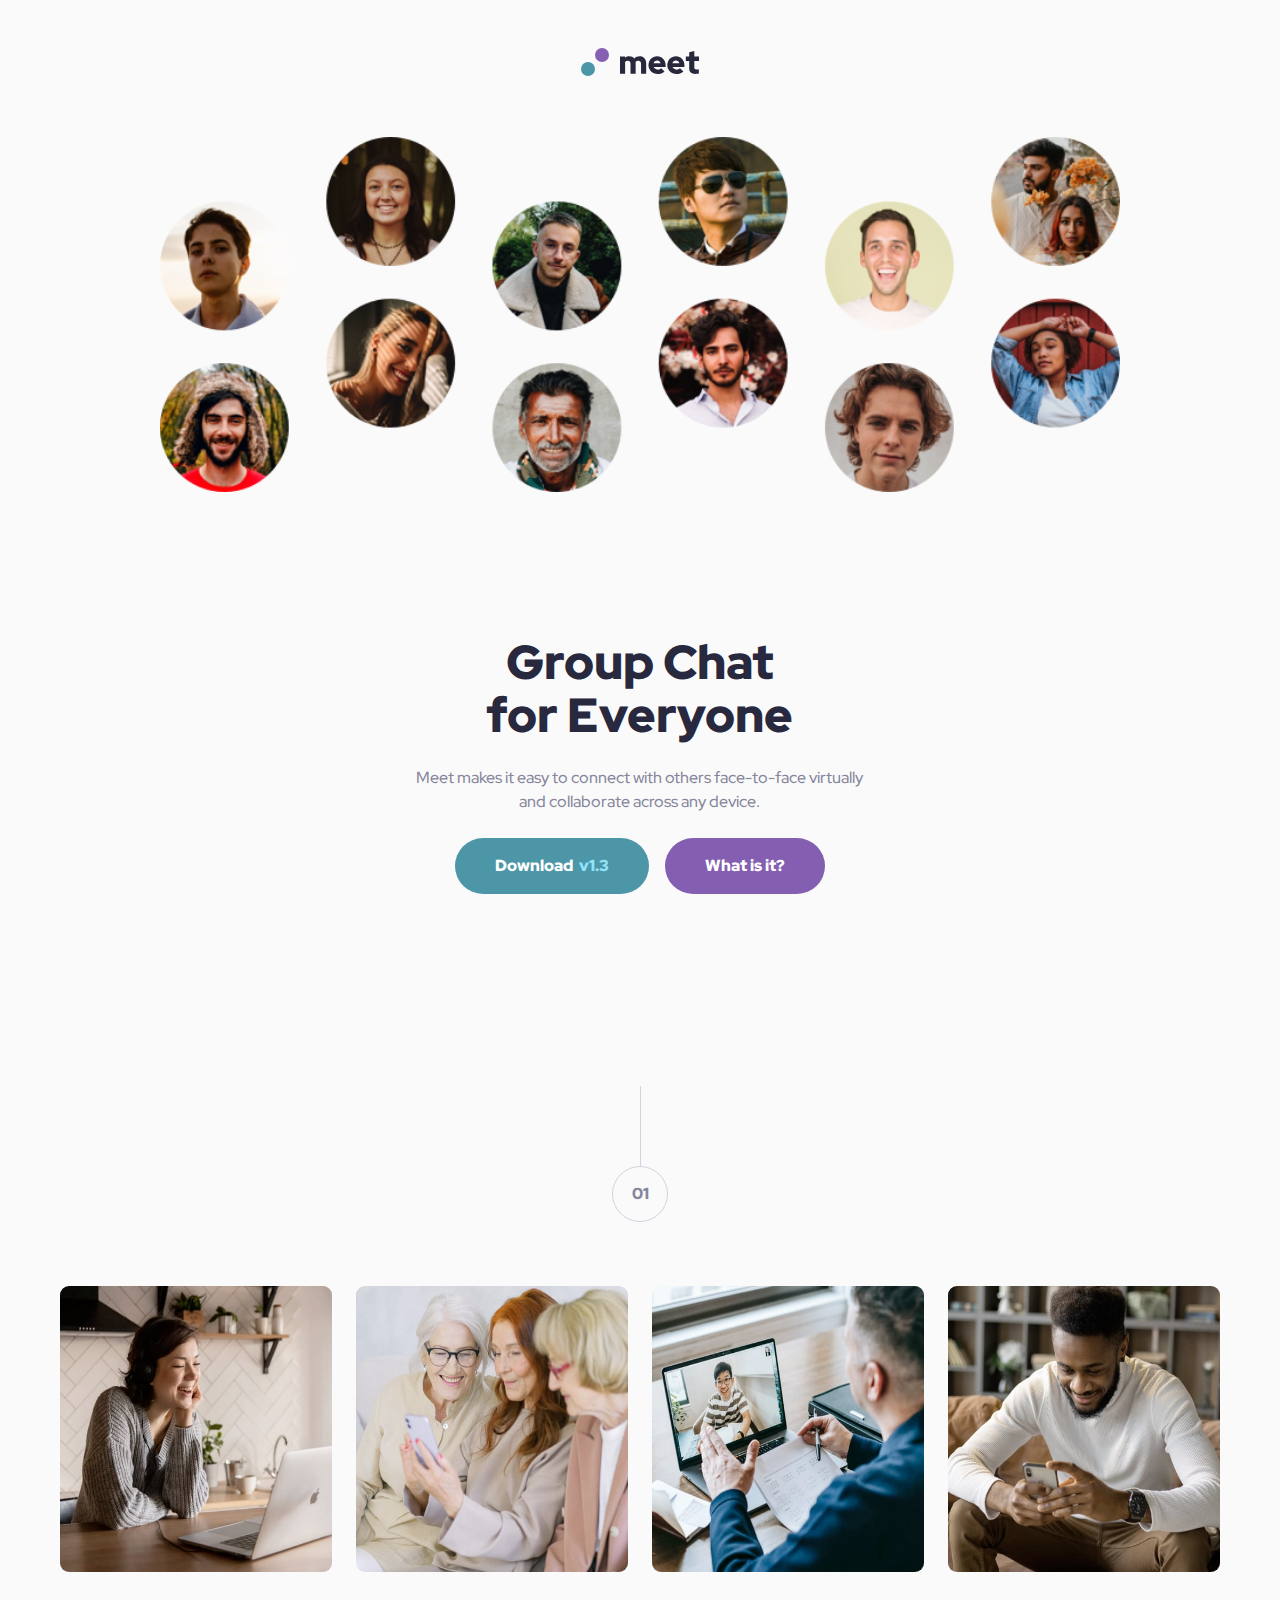
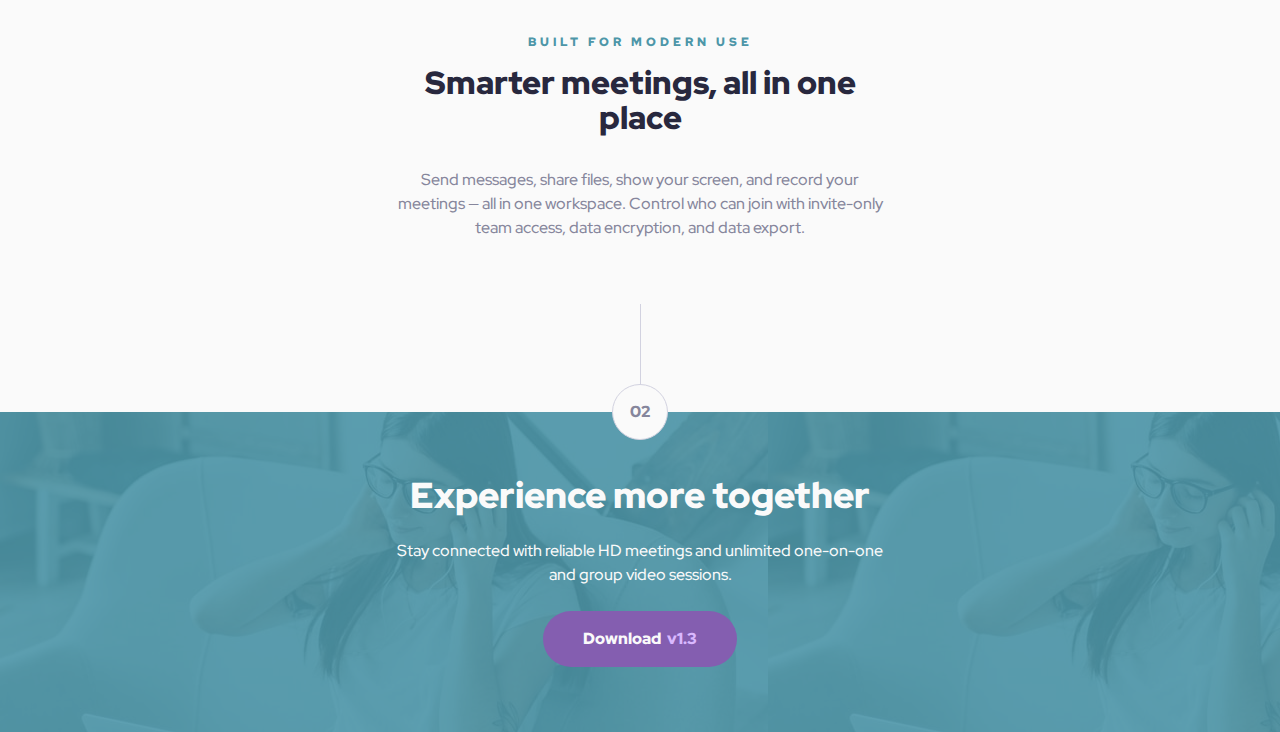
<file: index.html>
<!DOCTYPE html>
<html lang="en">

<head>
  <meta charset="UTF-8">
  <meta name="viewport" content="width=device-width, initial-scale=1.0">
  <style>
    @import url('https://fonts.googleapis.com/css2?family=Red+Hat+Display:ital,wght@0,300..900;1,300..900&display=swap');
  </style>

  <link rel="icon" type="image/png" sizes="32x32" href="./assets/favicon-32x32.png">
  <link rel="stylesheet" href="style.css">

  <title>Frontend Mentor | Meet landing page</title>
</head>

<body>
  <div class="full">
    <header><img alt="Meet logo" class="logo" src="assets/logo.svg"></header>
    <main>
      <section class="group-chat">
        <div class="hero-imgs">
          <img class="mobile-hero" src="assets/tablet/image-hero.png" alt="happy people">
          
        </div>
        <div class="left-side"><img class="desktop-hero" id="desktop-img-left" src="assets/desktop/image-hero-left.png" alt="happy people"></div>
          
        <div class="group-div">
          <h1>Group Chat <br>for Everyone</h1>
          <p>Meet makes it easy to connect with others face-to-face virtually and collaborate across any device.</p>
          <div class="buttons">
            <a href="#" target="_blank" class="v-1" id="v-1-1">Download <p>v1.3</p></a>
            <a href="#" target="_blank" class="what">What is it?</a>
          </div>
        </div>
        <div class="right-side"><img class="desktop-hero" id="desktop-img-right" src="assets/desktop/image-hero-right.png" alt="happy people"></div>
      </section>
      <section class="second-square">

        <div class="linha-bola">
          <div class="linha"></div><div class="O1">
          01
        </div>
        </div>
        <div class="second-square-imgs">
        <div class="one-two-imgs">
          <img src="assets/desktop/image-woman-in-videocall.jpg" alt="woman in videocall">
          <img src="assets/desktop/image-women-videochatting.jpg" alt="three womens in video-chatting">
        </div>
        <div class="three-four-imgs">
          <img src="assets/desktop/image-men-in-meeting.jpg" alt="man in videocall">
          <img src="assets/desktop/image-man-texting.jpg" alt="man texting">
        </div>
        </div>
        <div class="smarter-div">
          <div class="smarter-firts">
            <p class="blue-p">Built for modern use</p>
           <h2>Smarter meetings, all in one place</h2>
          </div>

        <p class="send-m-p">Send messages, share files, show your screen, and record your meetings — all in one
          workspace. Control who can join with invite-only team access, data encryption, and data export.</p>
        </div>
        </section>

      <section class="third-square">
        <div id="O2" class="linha-bola">
        <div class="linha"></div><div class="O1">
          02
        </div>
        </div>
        <div class="background-footer-img">
          <h2>Experience more together</h2>
          <p>Stay connected with reliable HD meetings and unlimited one-on-one and group video sessions.</p>

          <a href="#" target="_blank" class="v-1" id="v-1-2">Download <p>v1.3</p></a>
        </div>
      </section>
    </main>
  </div>
</body>

</html>
</file>
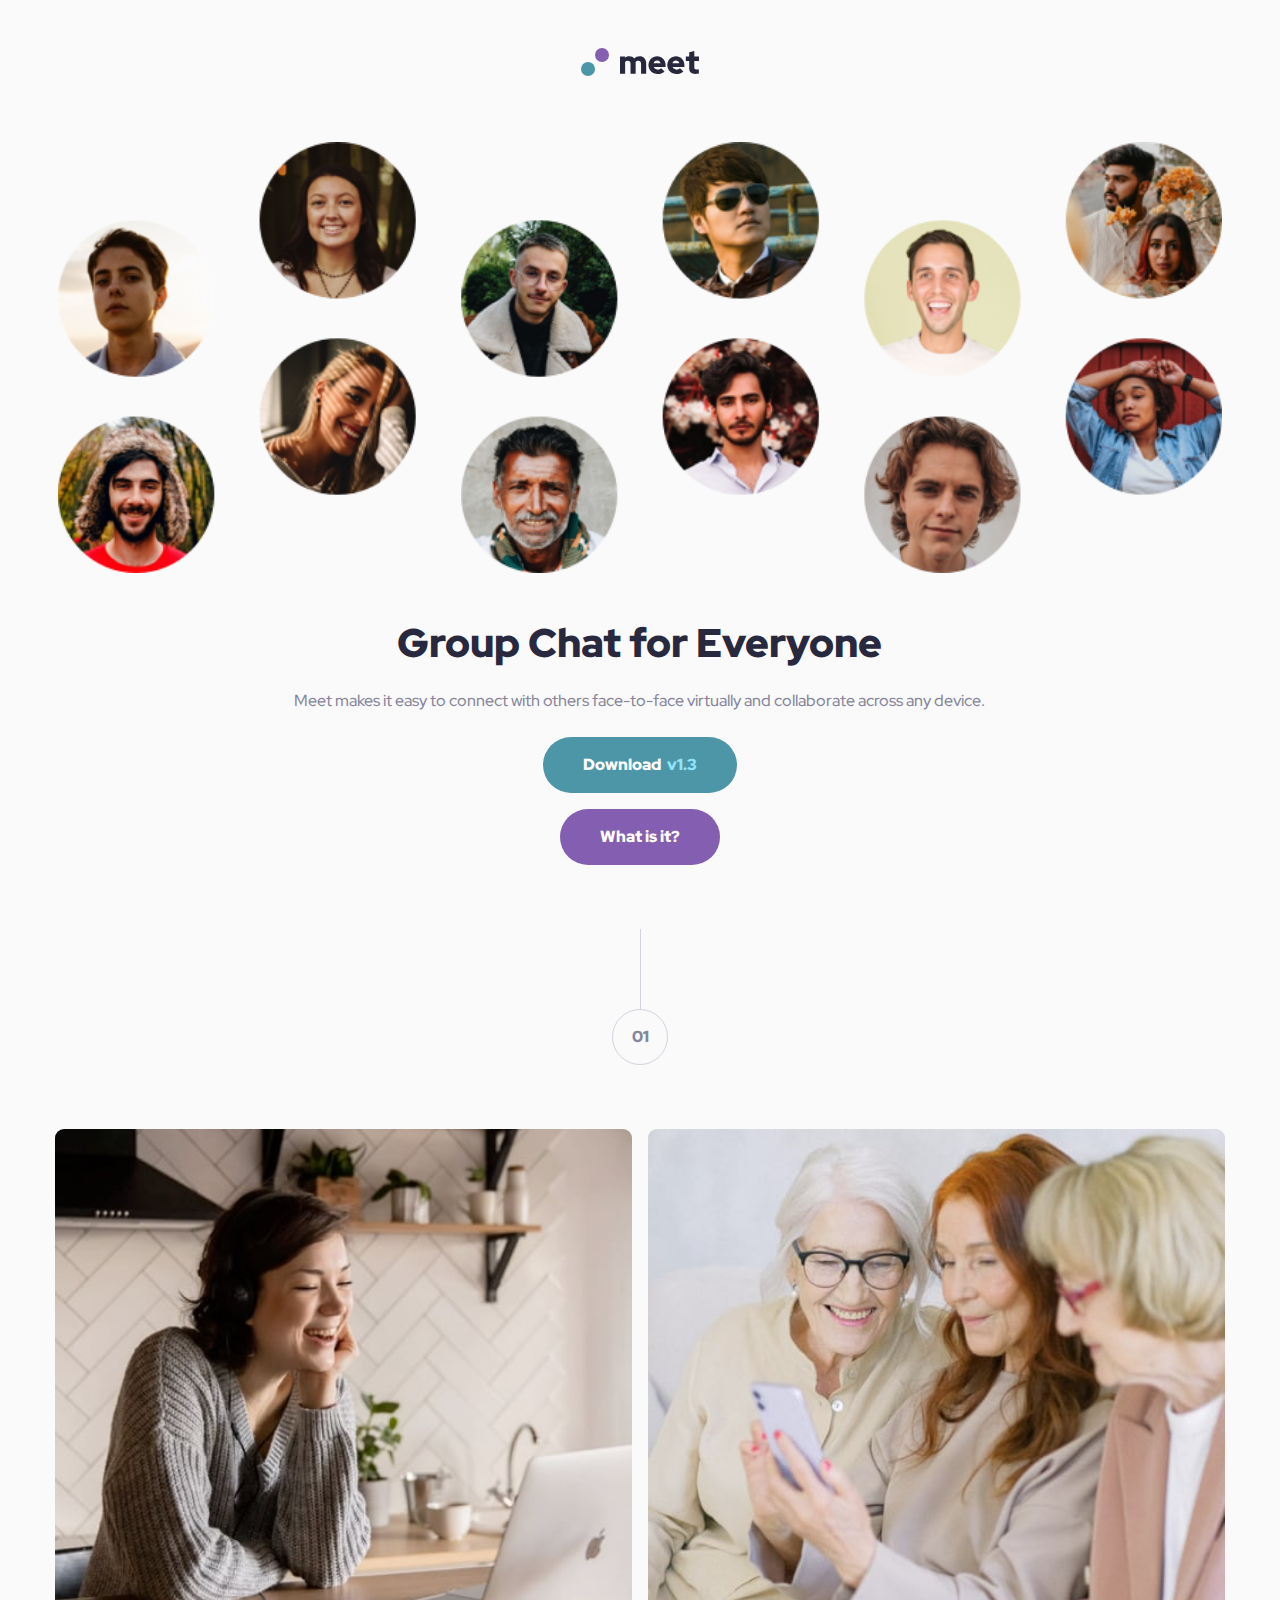
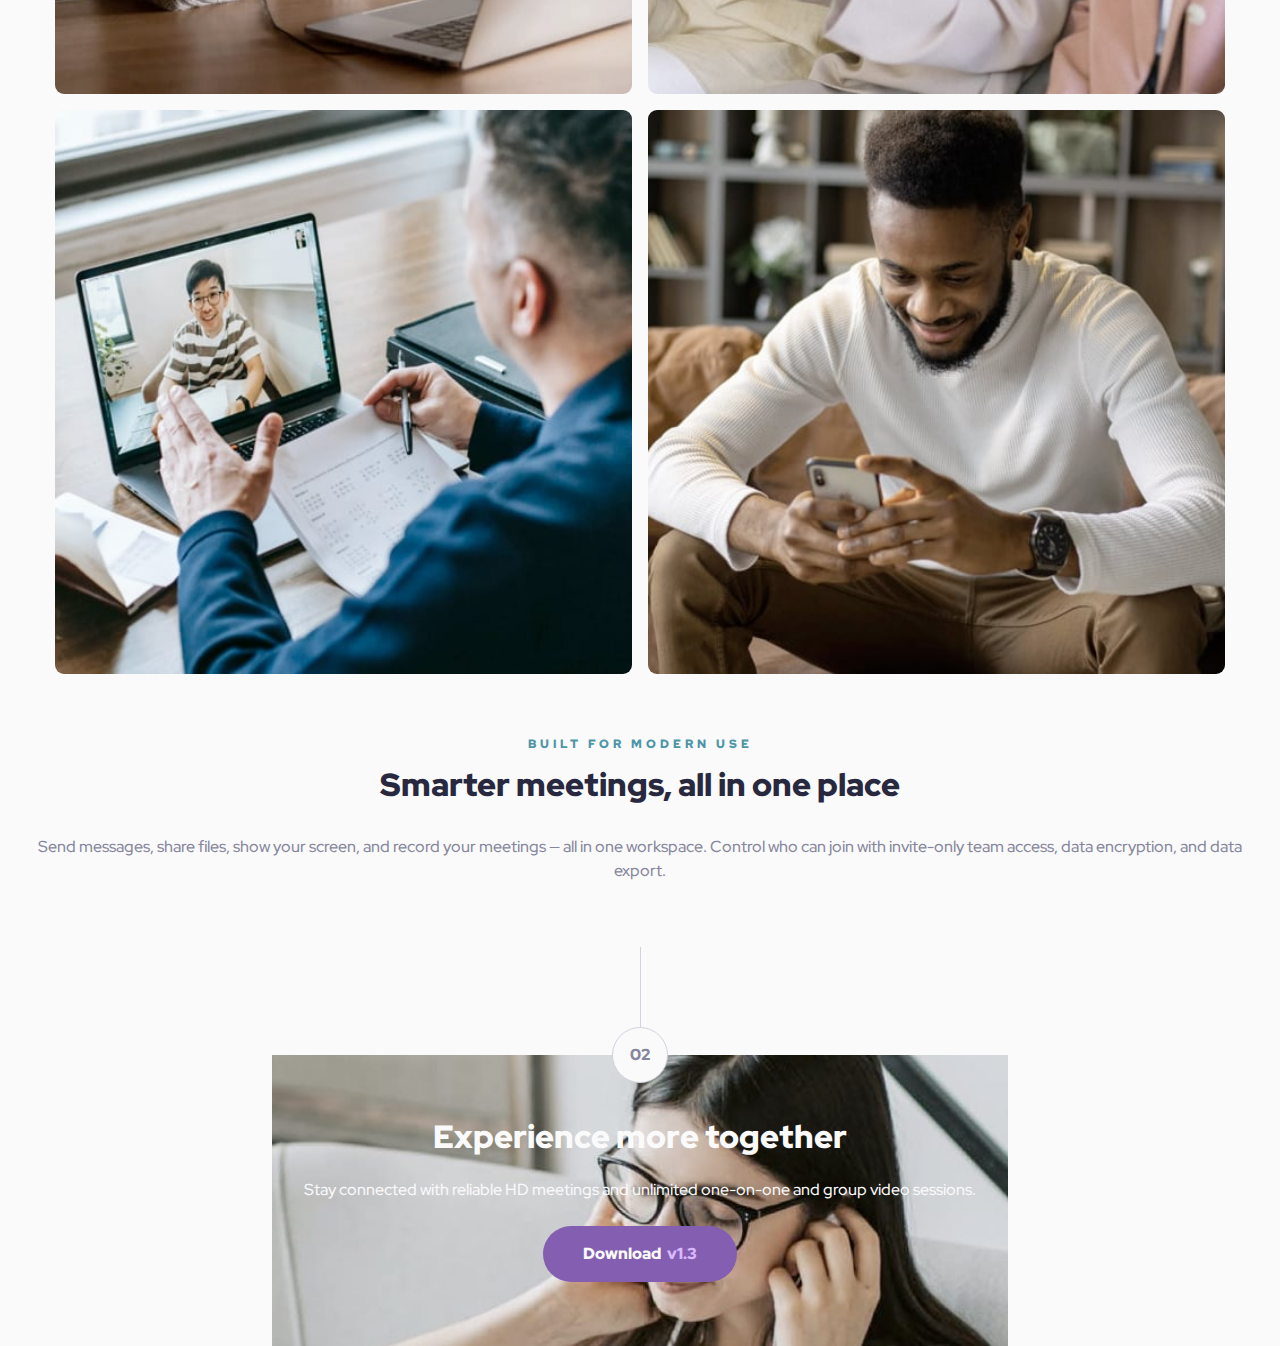
<file: starter-code/index.html>
<!DOCTYPE html>
<html lang="en">

<head>
  <meta charset="UTF-8">
  <meta name="viewport" content="width=device-width, initial-scale=1.0">
  <style>
    @import url('https://fonts.googleapis.com/css2?family=Red+Hat+Display:ital,wght@0,300..900;1,300..900&display=swap');
  </style>

  <link rel="icon" type="image/png" sizes="32x32" href="./assets/favicon-32x32.png">
  <link rel="stylesheet" href="style.css">

  <title>Frontend Mentor | Meet landing page</title>
</head>

<body>
  <div class="full">
    <header><img alt="Meet logo" class="logo" src="assets/logo.svg"></header>
    <main>
      <section class="group-chat">
        <div class="hero-imgs">
          <img class="mobile-hero" src="assets/tablet/image-hero.png" alt="happy people">
          <img class="desktop-hero" src="assets/desktop/image-hero-left.png" alt="happy people">
          <img class="desktop-hero" src="assets/desktop/image-hero-right.png" alt="happy people">
        </div>
        <div class="group-div">
          <h1>Group Chat for Everyone</h1>
          <p>Meet makes it easy to connect with others face-to-face virtually and collaborate across any device.</p>
          <div class="buttons">
            <a href="#" target="_blank" class="v-1" id="v-1-1">Download <p>v1.3</p></a>
            <a href="#" target="_blank" class="what">What is it?</a>
          </div>
        </div>
      </section>
      <section class="second-square">

        <div class="linha-bola">
          <div class="linha"></div><div class="O1">
          01
        </div>
        </div>
        <div class="second-square-imgs">
        <div class="one-two-imgs">
          <img src="assets/desktop/image-woman-in-videocall.jpg" alt="woman in videocall">
          <img src="assets/desktop/image-women-videochatting.jpg" alt="three womens in video-chatting">
        </div>
        <div class="three-four-imgs">
          <img src="assets/desktop/image-men-in-meeting.jpg" alt="man in videocall">
          <img src="assets/desktop/image-man-texting.jpg" alt="man texting">
        </div>
        </div>
        <div class="smarter-div">
          <div class="smarter-firts">
            <p class="blue-p">Built for modern use</p>
           <h2>Smarter meetings, all in one place</h2>
          </div>

        <p class="send-m-p">Send messages, share files, show your screen, and record your meetings — all in one
          workspace. Control who can join with invite-only team access, data encryption, and data export.</p>
        </div>
        </section>

      <section class="third-square">
        <div id="O2" class="linha-bola">
        <div class="linha"></div><div class="O1">
          02
        </div>
        </div>
        <div class="background-footer-img">
          <h2>Experience more together</h2>
          <p>Stay connected with reliable HD meetings and unlimited one-on-one and group video sessions.</p>

          <a href="#" target="_blank" class="v-1" id="v-1-2">Download <p>v1.3</p></a>
        </div>
      </section>
    </main>
  </div>
</body>

</html>
</file>
<file: style.css>
* {
    margin: 0;
    box-sizing: border-box;
    font-family: 'Red Hat Display';
}

.desktop-hero {
    display: none;
}

.full {
    display: flex;
    flex-direction: column;
    align-items: center;
    justify-content: center;
    overflow: hidden;
    background-color: hsl(0, 0%, 98%);

}

header {

    padding-top: 3rem;
    padding-left: 5rem;
    padding-right: 5rem;

}

.v-1:hover{
    cursor: pointer;
    

}

#v-1-1:hover{
    background-color: hsl(192, 54%, 64%);
}
.what:hover{
    cursor: pointer;
    background-color: hsl(268, 55%, 71%);
}
#v-1-2:hover{
    background-color: hsl(268, 55%, 71%);
}
.group-chat {
    padding-top: 4rem;
    padding-left: 2.2rem;
    padding-bottom: 2rem;
    padding-right: 2.2rem;
    gap: 3rem;
    margin-top: -0.2rem;
}

.group-div {
    display: flex;
    flex-direction: column;
    align-items: center;
    justify-content: center;
    gap: 1.5rem;
    max-width: 28.019rem;
}

h1 {
    font-weight: 900;
    font-size: 2.5rem;
    line-height: 110%;
    color: hsl(240, 21%, 20%);
    text-align: center;
    

}

.group-div p {
    text-align: center;
    font-weight: 500;
    font-size: 1rem;
    color: hsl(240, 10%, 57%);
    line-height: 150%;
}

.buttons{
    display: flex;
    flex-direction: column;
    gap: 1rem;
    align-items: center;
    justify-content: center;
    font-size: 1rem;
    font-weight: 900;
    line-height: 150%;
    
}
.v-1{
    background-color: hsl(192, 37%, 48%);
    padding: 1rem 2.5rem;
    text-align: center;
    
}
.buttons a{
    text-decoration: none;
    color: white;
    border-radius: 29px;
}

.what{
    background-color: hsl(268, 34%, 53%);
    text-align: center;
    padding: 1rem 2.5rem;
}

#v-1-1{
    display: flex;
    flex-direction: row;
    align-items: center;
    justify-content: center;
}
#v-1-1 p{
    margin-left: 0.35rem;
    color: hsl(192, 90%, 77%);
    font-size: 1rem;
    font-weight: 900;
    line-height: 150%;
}

main {
    display: flex;
    flex-direction: column;
    align-items: center;
    justify-content: center;
}

section {
    display: flex;
    flex-direction: column;
    align-items: center;
    justify-content: center;
}

.hero-imgs {
    width: 142%;
    aspect-ratio: 432 / 160;
    display: flex; /* Faz a div ajustar ao tamanho do conteúdo */
    align-items: center; /* Alinha corretamente */
    justify-content: center;
    
}

.mobile-hero {
    width: 100%;
    aspect-ratio: 432 / 160;
}

.second-square{
    padding-top: 2rem;
    padding-left: 2rem;
    padding-right: 2rem;
    padding-bottom: 4rem;
    gap: 4rem;
    
}

.linha-bola{
    display: flex;
    flex-direction: column;
    align-items: center;
    justify-content: center;
    width: 3.5rem;
    height: 8.5rem;
}
.linha{
    width: 0.063rem;
    height: 5rem;
    background-color: hsl(240, 18%, 85%);
}
.O1{
    display: flex;
    flex-direction: column;
    align-items: center;
    justify-content: center;
    font-size: 1rem;
    font-weight: 900;
    line-height: 150%;
    color: hsl(240, 10%, 57%);
    width: 3.5rem;
    height: 3.5rem;
    text-align: center;
    border: 1px solid hsl(240, 18%, 85%);
    border-radius: 999px;
    background-color: hsl(0, 0%, 98%);
}
.second-square-imgs{
    width: 100%;
    display: flex;
    flex-direction: column;
    gap: 1rem;
    
}

.one-two-imgs{
    display: flex;
    flex-direction: row;
    width: 100%;
    align-items: center;
    justify-content: center;
    gap: 1rem;
    
}

.three-four-imgs{
    display: flex;
    flex-direction: row;
    width: 100%;
    align-items: center;
    justify-content: center;
    gap: 1rem;
}

.one-two-imgs img{
    width: 47.42%;
    aspect-ratio: 144 / 141;
    border-radius: 9px;
}

.three-four-imgs img{
    width: 47.42%;
    aspect-ratio: 144 / 141;
    border-radius: 9px;
}

.smarter-div{
    display: flex;
    flex-direction: column;
    align-items: center;
    gap: 2rem;
}

.smarter-firts{
    display: flex;
    flex-direction: column;
    align-items: center;
    gap: 1rem;
}

.blue-p{
    text-transform: uppercase;
    font-size: 0.75rem;
    font-weight: 900;
    line-height: 110%;
    letter-spacing: 4px;
    color: hsl(192, 37%, 48%);
}
.smarter-firts h2{
    font-size: 2rem;
    font-weight: 900;
    line-height: 110%;
    text-align: center;
    color: hsl(240, 21%, 20%);
}
.send-m-p{
    text-align: center;
    font-size: 1rem;
    line-height: 150%;
    font-weight: 500;
    color: hsl(240, 10%, 57%);
}

.third-square{
    position: relative;
    width: 100%;
    
}
#O2{
    z-index: 2;
}

.background-footer-img{
    position: relative;
    display: flex;
    flex-direction: column;
    align-items: center;
    justify-content: center;
    gap: 1.5rem;
    background: url(assets/mobile/image-footer.jpg);
    text-align: center;
    padding: 4rem 0rem;
    background-position: center top;
    background-size: cover;
    margin-top: -1.75rem;
    z-index: 1;
    width: 100%;
}
.background-footer-img::after{
    content: "";
    position: absolute;
    width: 100%;
    height: 100%;
    background-color: hsl(192, 37%, 48%, 0.9);
    z-index: -1;
}


.background-footer-img h2{
    font-size: 2rem;
    font-weight: 900;
    line-height: 110%;
    color: hsl(0, 0%, 98%);
    max-width: 380px;
}
.background-footer-img p{
    font-size: 1rem;
    font-weight: 500;
    line-height: 150%;
    color: hsl(0, 0%, 98%);
    max-width: 304px;
    
}
#v-1-2{
    display: flex;
    flex-direction: row;
    align-items: center;
    justify-content: center;
    text-decoration: none;
    font-size: 1rem;
    font-weight: 900;
    line-height: 150%;
    border-radius: 29px;
    color: hsl(0, 0%, 98%);
    background-color: hsl(268, 34%, 53%);
}


#v-1-2 p{
    margin-left: 0.35rem;
    color: hsl(268, 100%, 86%);
    font-size: 1rem;
    font-weight: 900;
    line-height: 150%;
}

@media (min-width: 768px){
    .hero-imgs {
        width: 117%;
        aspect-ratio: 432 / 160;
        display: flex; /* Faz a div ajustar ao tamanho do conteúdo */
        align-items: center; /* Alinha corretamente */
        justify-content: center;
        
    }

    header{
        height: 76px;
    }
.group-chat{
    gap: 4.5rem;
    padding-bottom: 4rem;
}
    
    .group-div h1{
        font-size: 3rem;
        
    }

    .buttons{
        flex-direction: row;
    }
    .second-square{
        padding-top: 3.5rem;
        padding-right: 2.7rem;
        padding-left: 2.7rem;
    }
    .second-square-imgs{
        flex-direction: row;
       
        gap: 1.5rem;
        
    }

    .one-two-imgs{
        gap: 1.5rem;
        justify-content: flex-end;
    }
    .three-four-imgs{
        gap: 1.5rem;
        justify-content: flex-start;
    }
    .one-two-imgs img{
        width: 46.5%;
        aspect-ratio: 152 / 160;
    }

    .three-four-imgs img{
        width: 46.5%;
        aspect-ratio: 152 / 160;
    }

    .smarter-div{
       
       max-width: 504px;
    }
    .background-footer-img h2{
        font-size: 2.25rem;
        max-width: 505px;
        
    }

    .background-footer-img p{
        max-width: 505px;
    }
    .background-footer-img{
        background: url(assets/tablet/image-footer.jpg);
        padding: 4rem 3rem;
        height: 320px;
    }
}

@media (min-width: 1300px){
.hero-imgs{
    display: none;
}

header{
    padding-top: 5rem;
    height: 108px;
}

.group-div{
    align-self: center;
    gap: 2rem;
    
}
.right-side{
    align-self: flex-end;
}

.left-side{
    align-self: flex-start;
}
.group-div h1{
    font-size: 4rem;
}
.group-div p{
    font-size: 1.125rem;
    width: 530px;
}

.buttons p{
    width: auto;
}
.group-chat{
    flex-direction: row;
    padding-left: 5rem;
    padding-right: 5rem;
    
    gap: 2rem;
    width: 100%;
    height: 488px;
    
    
}

.desktop-hero{
    display: block;
}
#desktop-img-left{
    margin-left: -25%;
    
}
#desktop-img-right{
    position: relative;
    right: -25.5%;
}

.second-square{
    padding-left: 5rem;
    padding-right: 5rem;
    padding-bottom: 4.5rem;

}

.blue-p{
    font-size: 1rem;
}

.smarter-firts h2{
    font-size: 2.5rem;
    width: 450px;
}

.send-m-p{
    font-size: 1.125rem;
    width: 510px;
}

.one-two-imgs img{
    width: 40.8%;
    aspect-ratio: 1 / 1;
}

.three-four-imgs img{
    width: 40.8%;
    aspect-ratio: 1 / 1;
}
.one-two-imgs{
    gap: 2rem;
}
.three-four-imgs{
    gap: 2rem;
}
.second-square-imgs{
    gap: 2rem;
}

.background-footer-img{
    flex-direction: row;
    padding: 7rem 5rem;
    height: 312px;
    width: 100vw;
    gap: 2rem;
    background: url(assets/desktop/image-footer.jpg);
    background-size: cover;
    background-position: center;
}
.background-footer-img h2{
    font-size: 2.5rem;
    width: auto;
    text-align: left;
    max-width: 445px;
}

.background-footer-img p{
    font-size: 1.125rem;
    width: auto;
    max-width: 340px;
    text-align: left;
}

#v-1-2{
    width: 193px;
    margin-left: 63px;
    align-self: flex-start;
}
}
</file>
<file: starter-code/style.css>
* {
    margin: 0;
    box-sizing: border-box;
    font-family: 'Red Hat Display';
}

.desktop-hero {
    display: none;
}

.full {
    display: flex;
    flex-direction: column;
    align-items: center;
    justify-content: center;
    overflow: hidden;
    background-color: hsl(0, 0%, 98%);

}

header {

    padding-top: 3rem;
    padding-left: 5rem;
    padding-right: 5rem;

}

.group-chat {
    padding-top: 4rem;
    padding-left: 2.2rem;
    padding-bottom: 2rem;
    padding-right: 2.2rem;
    gap: 3rem;
    margin-top: -0.2rem;
}

.group-div {
    display: flex;
    flex-direction: column;
    align-items: center;
    justify-content: center;
    gap: 1.5rem;
}

h1 {
    font-weight: 900;
    font-size: 2.5rem;
    line-height: 110%;
    color: hsl(240, 21%, 20%);
    text-align: center;
    margin-left: 1rem;
    margin-right: 1rem;

}

.group-div p {
    text-align: center;
    font-weight: 500;
    font-size: 1rem;
    color: hsl(240, 10%, 57%);
    line-height: 150%;
}

.buttons{
    display: flex;
    flex-direction: column;
    gap: 1rem;
    align-items: center;
    justify-content: center;
    font-size: 1rem;
    font-weight: 900;
    line-height: 150%;
    
}
.v-1{
    background-color: hsl(192, 37%, 48%);
    padding: 1rem 2.5rem;
    text-align: center;
    
}
.buttons a{
    text-decoration: none;
    color: white;
    border-radius: 29px;
}

.what{
    background-color: hsl(268, 34%, 53%);
    text-align: center;
    padding: 1rem 2.5rem;
}

#v-1-1{
    display: flex;
    flex-direction: row;
    align-items: center;
    justify-content: center;
}
#v-1-1 p{
    margin-left: 0.35rem;
    color: hsl(192, 90%, 77%);
    font-size: 1rem;
    font-weight: 900;
    line-height: 150%;
}

main {
    display: flex;
    flex-direction: column;
    align-items: center;
    justify-content: center;
}

section {
    display: flex;
    flex-direction: column;
    align-items: center;
    justify-content: center;
}

.hero-imgs {
    width: 142%;
    aspect-ratio: 432 / 160;
    display: flex; /* Faz a div ajustar ao tamanho do conteúdo */
    align-items: center; /* Alinha corretamente */
    justify-content: center;
    
}

.mobile-hero {
    width: 100%;
    aspect-ratio: 432 / 160;
}

.second-square{
    padding-top: 2rem;
    padding-left: 2rem;
    padding-right: 2rem;
    padding-bottom: 4rem;
    gap: 4rem;
    
}

.linha-bola{
    display: flex;
    flex-direction: column;
    align-items: center;
    justify-content: center;
    width: 3.5rem;
    height: 8.5rem;
}
.linha{
    width: 0.063rem;
    height: 5rem;
    background-color: hsl(240, 18%, 85%);
}
.O1{
    display: flex;
    flex-direction: column;
    align-items: center;
    justify-content: center;
    font-size: 1rem;
    font-weight: 900;
    line-height: 150%;
    color: hsl(240, 10%, 57%);
    width: 3.5rem;
    height: 3.5rem;
    text-align: center;
    border: 1px solid hsl(240, 18%, 85%);
    border-radius: 999px;
    background-color: hsl(0, 0%, 98%);
}
.second-square-imgs{
    width: 100%;
    display: flex;
    flex-direction: column;
    gap: 1rem;
    
}

.one-two-imgs{
    display: flex;
    flex-direction: row;
    width: 100%;
    align-items: center;
    justify-content: center;
    gap: 1rem;
    
}

.three-four-imgs{
    display: flex;
    flex-direction: row;
    width: 100%;
    align-items: center;
    justify-content: center;
    gap: 1rem;
}

.one-two-imgs img{
    width: 47.42%;
    aspect-ratio: 144 / 141;
    border-radius: 9px;
}

.three-four-imgs img{
    width: 47.42%;
    aspect-ratio: 144 / 141;
    border-radius: 9px;
}

.smarter-div{
    display: flex;
    flex-direction: column;
    align-items: center;
    gap: 2rem;
}

.smarter-firts{
    display: flex;
    flex-direction: column;
    align-items: center;
    gap: 1rem;
}

.blue-p{
    text-transform: uppercase;
    font-size: 0.75rem;
    font-weight: 900;
    line-height: 110%;
    letter-spacing: 4px;
    color: hsl(192, 37%, 48%);
}
.smarter-firts h2{
    font-size: 2rem;
    font-weight: 900;
    line-height: 110%;
    text-align: center;
    color: hsl(240, 21%, 20%);
}
.send-m-p{
    text-align: center;
    font-size: 1rem;
    line-height: 150%;
    font-weight: 500;
    color: hsl(240, 10%, 57%);
}

.third-square{
    position: relative;
    
}
#O2{
    z-index: 2;
}

.background-footer-img{
    display: flex;
    flex-direction: column;
    align-items: center;
    justify-content: center;
    gap: 1.5rem;
    background: url(assets/mobile/image-footer.jpg);
    text-align: center;
    padding: 4rem 2rem;
    background-position: center top;
    background-size: cover;
    margin-top: -1.75rem;
    z-index: 1;
}
.background-footer-img h2{
    font-size: 2rem;
    font-weight: 900;
    line-height: 110%;
    color: hsl(0, 0%, 98%);
}
.background-footer-img p{
    font-size: 1rem;
    font-weight: 500;
    line-height: 150%;
    color: hsl(0, 0%, 98%);
    
}
#v-1-2{
    display: flex;
    flex-direction: row;
    align-items: center;
    justify-content: center;
    text-decoration: none;
    font-size: 1rem;
    font-weight: 900;
    line-height: 150%;
    border-radius: 29px;
    color: hsl(0, 0%, 98%);
    background-color: hsl(268, 34%, 53%);
}


#v-1-2 p{
    margin-left: 0.35rem;
    color: hsl(268, 100%, 86%);
    font-size: 1rem;
    font-weight: 900;
    line-height: 150%;
}
</file>
